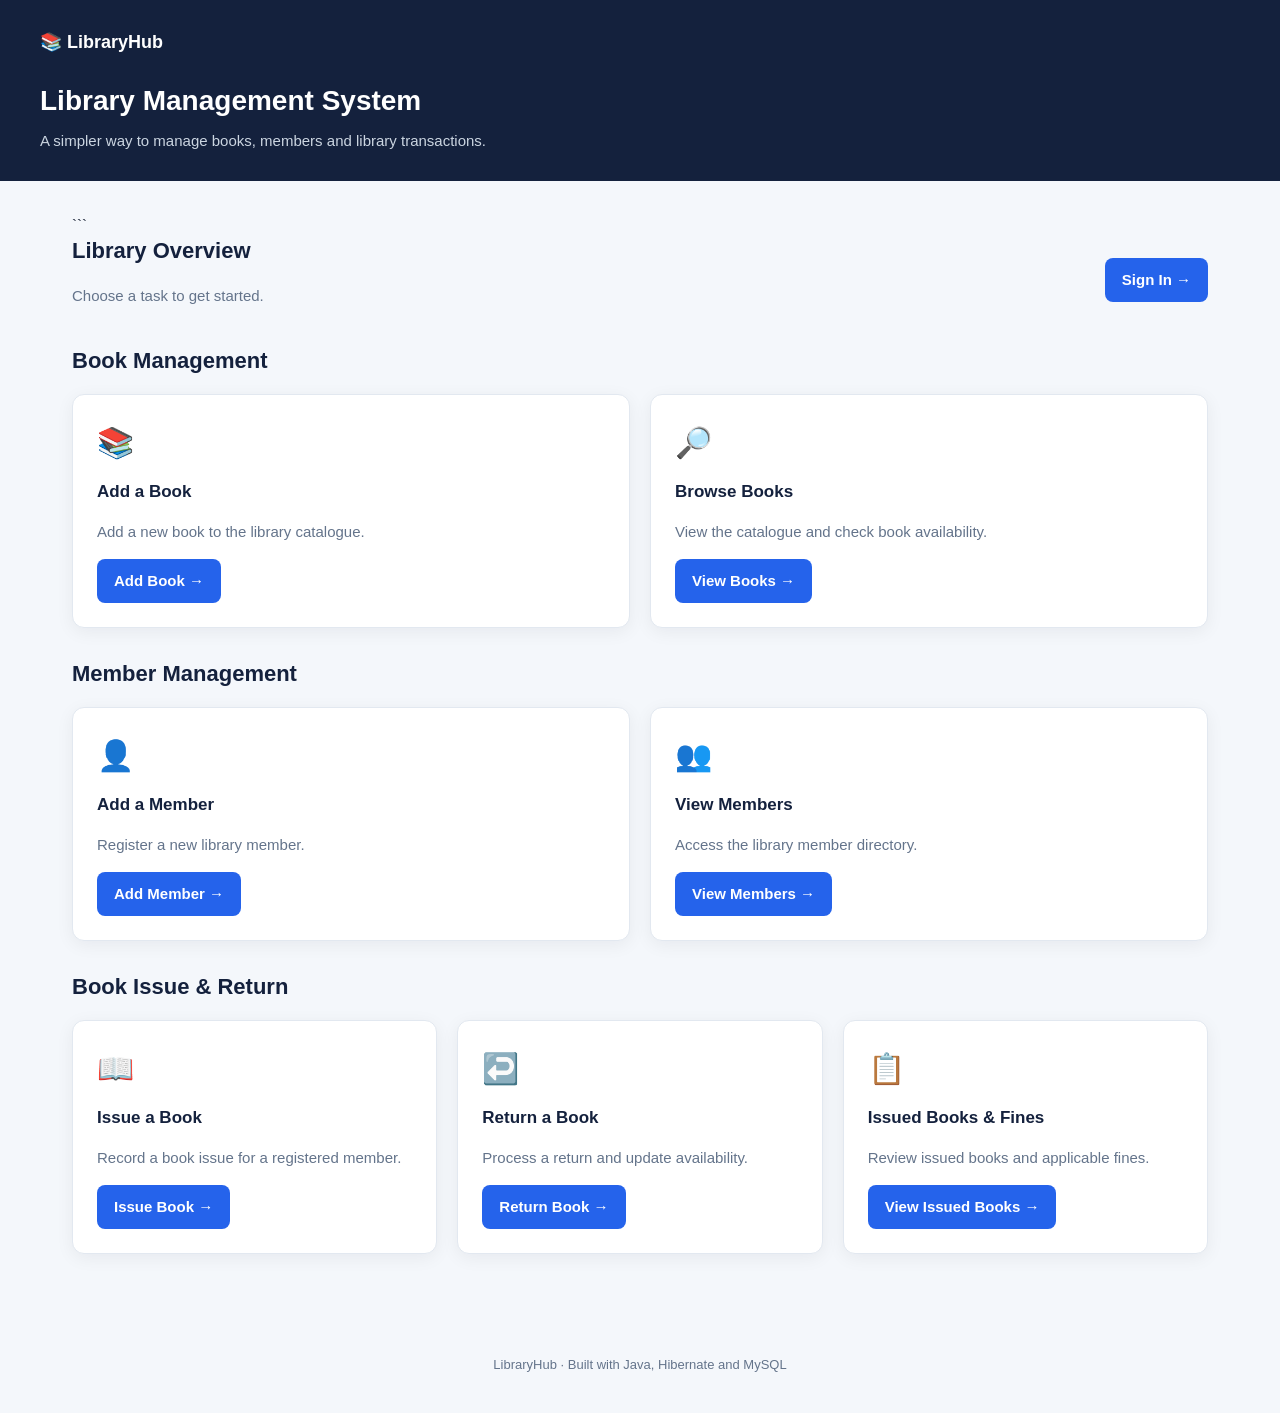
<file: src/main/webapp/index.html>
<!DOCTYPE html>

<html lang="en">
<head>
  <meta charset="UTF-8">
  <meta name="viewport" content="width=device-width, initial-scale=1.0">
  <meta name="description" content="LibraryHub Library Management System">
  <title>LibraryHub | Library Management System</title>
  <link rel="stylesheet" href="style.css">
</head>
<body>

<header style="background: #14213d; color: white; padding: 28px 20px;">
  <div style="max-width: 1200px; margin: auto;">
    <div style="font-size: 18px; font-weight: 750;">📚 LibraryHub</div>
    <h1 style="color: white; margin-top: 26px; margin-bottom: 10px;">
      Library Management System
    </h1>
    <p style="color: #cbd5e1; margin: 0;">
      A simpler way to manage books, members and library transactions.
    </p>
  </div>
</header>

<main class="page-container">

  ```
  <div class="page-header">
    <div>
      <h2>Library Overview</h2>
      <p>Choose a task to get started.</p>
    </div>
    <a href="login.html" class="button">Sign In →</a>
  </div>

  <section style="margin-bottom: 32px;">
    <h2>Book Management</h2>

    <div style="display: grid;
                grid-template-columns: repeat(auto-fit, minmax(230px, 1fr));
                gap: 20px;">

      <article class="card">
        <div style="font-size: 30px;">📚</div>
        <h3 style="margin-top: 14px;">Add a Book</h3>
        <p>Add a new book to the library catalogue.</p>
        <a href="add-book.html" class="button">Add Book →</a>
      </article>

      <article class="card">
        <div style="font-size: 30px;">🔎</div>
        <h3 style="margin-top: 14px;">Browse Books</h3>
        <p>View the catalogue and check book availability.</p>
        <a href="books" class="button">View Books →</a>
      </article>

    </div>
  </section>

  <section style="margin-bottom: 32px;">
    <h2>Member Management</h2>

    <div style="display: grid;
                grid-template-columns: repeat(auto-fit, minmax(230px, 1fr));
                gap: 20px;">

      <article class="card">
        <div style="font-size: 30px;">👤</div>
        <h3 style="margin-top: 14px;">Add a Member</h3>
        <p>Register a new library member.</p>
        <a href="add-member.html" class="button">Add Member →</a>
      </article>

      <article class="card">
        <div style="font-size: 30px;">👥</div>
        <h3 style="margin-top: 14px;">View Members</h3>
        <p>Access the library member directory.</p>
        <a href="members" class="button">View Members →</a>
      </article>

    </div>
  </section>

  <section style="margin-bottom: 32px;">
    <h2>Book Issue & Return</h2>

    <div style="display: grid;
                grid-template-columns: repeat(auto-fit, minmax(230px, 1fr));
                gap: 20px;">

      <article class="card">
        <div style="font-size: 30px;">📖</div>
        <h3 style="margin-top: 14px;">Issue a Book</h3>
        <p>Record a book issue for a registered member.</p>
        <a href="issue-book.html" class="button">Issue Book →</a>
      </article>

      <article class="card">
        <div style="font-size: 30px;">↩️</div>
        <h3 style="margin-top: 14px;">Return a Book</h3>
        <p>Process a return and update availability.</p>
        <a href="return-book.html" class="button">Return Book →</a>
      </article>

      <article class="card">
        <div style="font-size: 30px;">📋</div>
        <h3 style="margin-top: 14px;">Issued Books & Fines</h3>
        <p>Review issued books and applicable fines.</p>
        <a href="issue-book" class="button">View Issued Books →</a>
      </article>

    </div>
  </section>


</main>

<footer style="text-align: center; padding: 24px;">
  <p style="font-size: 13px;">
    LibraryHub · Built with Java, Hibernate and MySQL
  </p>
</footer>

</body>
</html>
</file>
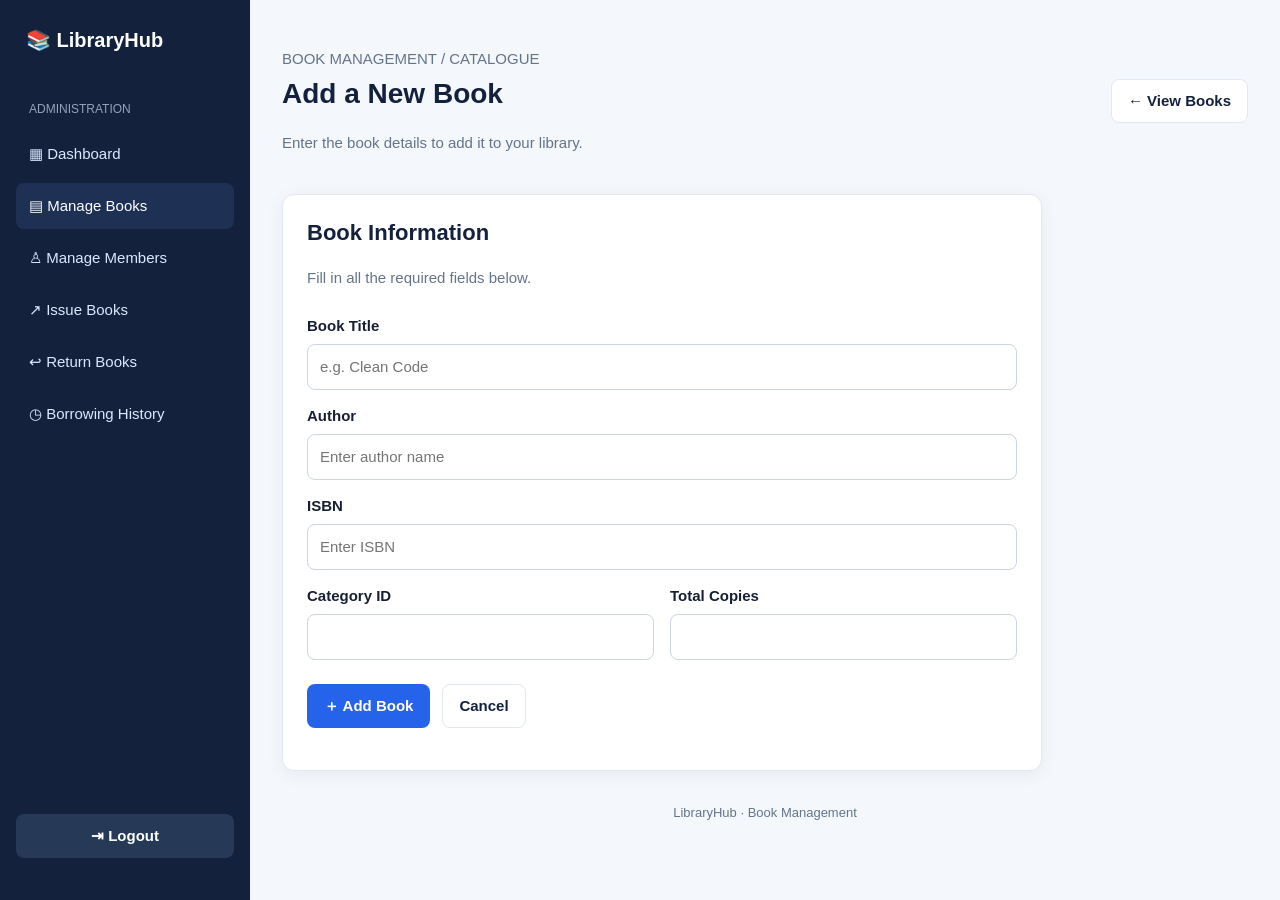
<file: src/main/webapp/add-book.html>
<!DOCTYPE html>

<html lang="en">
<head>
    <meta charset="UTF-8">
    <meta name="viewport" content="width=device-width, initial-scale=1.0">
    <title>Add Book | LibraryHub</title>
    <link rel="stylesheet" href="style.css">
</head>
<body>

<aside class="sidebar">
    <div class="sidebar-brand">📚 LibraryHub</div>
    <p style="color: #94a3b8; padding-left: 13px; font-size: 12px;">
        ADMINISTRATION
    </p>
    <a href="admin-dashboard.html">▦ Dashboard</a>
    <a href="books" class="active">▤ Manage Books</a>
    <a href="members">♙ Manage Members</a>
    <a href="issue-book">↗ Issue Books</a>
    <a href="return-book">↩ Return Books</a>
    <a href="borrowing-history">◷ Borrowing History</a>


    <div style="margin-top: auto;">
        <form action="logout" method="post">
            <button type="submit" style="width: 100%; background: #263957;">
                ⇥ Logout
            </button>
        </form>
    </div>


</aside>

<main class="main-content">
    <div class="page-container">


        <div class="page-header">
            <div>
                <p style="margin-bottom: 5px;">BOOK MANAGEMENT / CATALOGUE</p>
                <h1>Add a New Book</h1>
                <p>Enter the book details to add it to your library.</p>
            </div>
            <a href="books" class="button"
               style="background: white; color: var(--navy);
                  border-color: var(--border);">
                ← View Books
            </a>
        </div>

        <section class="card" style="max-width: 760px;">
            <div style="margin-bottom: 24px;">
                <h2>Book Information</h2>
                <p>Fill in all the required fields below.</p>
            </div>

            <form action="add-book" method="post">

                <label for="title">Book Title</label>
                <input
                        type="text"
                        id="title"
                        name="title"
                        placeholder="e.g. Clean Code"
                        maxlength="255"
                        required
                >

                <label for="author">Author</label>
                <input
                        type="text"
                        id="author"
                        name="author"
                        placeholder="Enter author name"
                        maxlength="255"
                        required
                >

                <label for="isbn">ISBN</label>
                <input
                        type="text"
                        id="isbn"
                        name="isbn"
                        placeholder="Enter ISBN"
                        maxlength="50"
                        required
                >

                <div style="display: grid;
                        grid-template-columns: repeat(auto-fit, minmax(200px, 1fr));
                        gap: 16px;">

                    <div>
                        <label for="categoryId">Category ID</label>
                        <input
                                type="number"
                                id="categoryId"
                                name="categoryId"
                                min="1"
                                required
                        >
                    </div>

                    <div>
                        <label for="totalCopies">Total Copies</label>
                        <input
                                type="number"
                                id="totalCopies"
                                name="totalCopies"
                                min="1"
                                required
                        >
                    </div>

                </div>

                <div style="display: flex; gap: 12px; flex-wrap: wrap;
                        margin-top: 10px;">
                    <button type="submit">＋ Add Book</button>
                    <a href="admin-dashboard.html" class="button"
                       style="background: white; color: var(--navy);
                          border-color: var(--border);">
                        Cancel
                    </a>
                </div>

            </form>
        </section>

        <footer style="margin-top: 32px; text-align: center;">
            <p style="font-size: 13px;">LibraryHub · Book Management</p>
        </footer>

    </div>


</main>

</body>
</html>
</file>
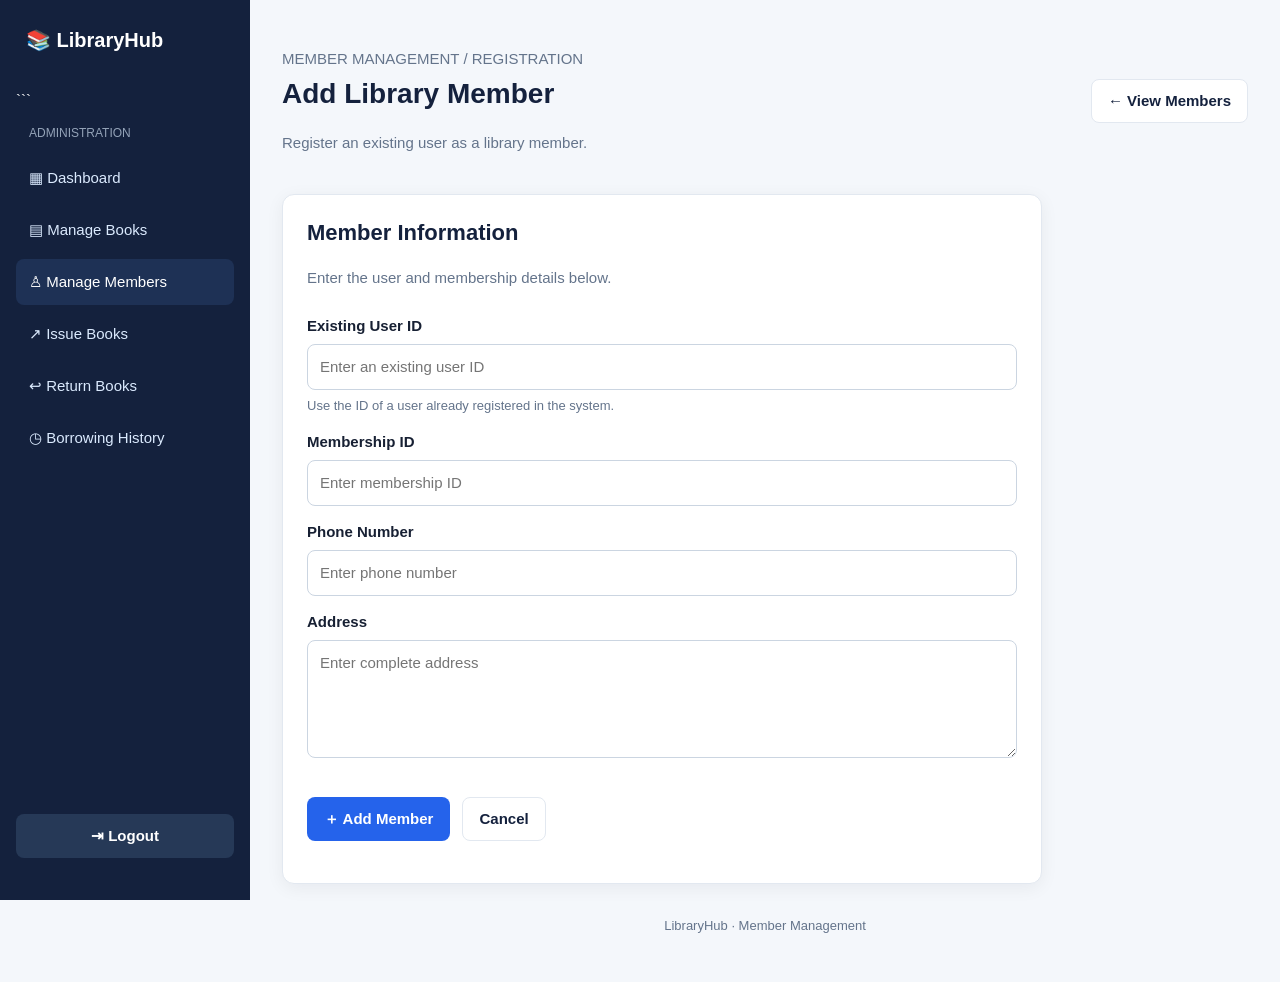
<file: src/main/webapp/add-member.html>
<!DOCTYPE html>

<html lang="en">
<head>
    <meta charset="UTF-8">
    <meta name="viewport" content="width=device-width, initial-scale=1.0">
    <title>Add Member | LibraryHub</title>
    <link rel="stylesheet" href="style.css">
</head>
<body>

<aside class="sidebar">
    <div class="sidebar-brand">📚 LibraryHub</div>

    ```
    <p style="color: #94a3b8; padding-left: 13px; font-size: 12px;">
        ADMINISTRATION
    </p>

    <a href="admin-dashboard.html">▦ Dashboard</a>
    <a href="books">▤ Manage Books</a>
    <a href="members" class="active">♙ Manage Members</a>
    <a href="issue-book">↗ Issue Books</a>
    <a href="return-book">↩ Return Books</a>
    <a href="borrowing-history">◷ Borrowing History</a>

    <div style="margin-top: auto;">
        <form action="logout" method="post">
            <button type="submit" style="width: 100%; background: #263957;">
                ⇥ Logout
            </button>
        </form>
    </div>


</aside>

<main class="main-content">
    <div class="page-container">

        <header class="page-header">
            <div>
                <p style="margin-bottom: 5px;">MEMBER MANAGEMENT / REGISTRATION</p>
                <h1>Add Library Member</h1>
                <p>Register an existing user as a library member.</p>
            </div>

            <a href="members" class="button"
               style="background: white; color: var(--navy);
                  border-color: var(--border);">
                ← View Members
            </a>
        </header>

        <section class="card" style="max-width: 760px;">

            <div style="margin-bottom: 24px;">
                <h2>Member Information</h2>
                <p>Enter the user and membership details below.</p>
            </div>

            <form action="add-member" method="post">

                <label for="userId">Existing User ID</label>
                <input
                        type="number"
                        id="userId"
                        name="userId"
                        min="1"
                        placeholder="Enter an existing user ID"
                        required
                >
                <p style="font-size: 13px; margin-top: -8px;">
                    Use the ID of a user already registered in the system.
                </p>

                <label for="membershipId">Membership ID</label>
                <input
                        type="text"
                        id="membershipId"
                        name="membershipId"
                        placeholder="Enter membership ID"
                        maxlength="50"
                        required
                >

                <label for="phone">Phone Number</label>
                <input
                        type="tel"
                        id="phone"
                        name="phone"
                        placeholder="Enter phone number"
                        autocomplete="tel"
                        maxlength="20"
                        required
                >

                <label for="address">Address</label>
                <textarea
                        id="address"
                        name="address"
                        rows="4"
                        placeholder="Enter complete address"
                        maxlength="500"
                        required
                ></textarea>

                <div style="display: flex; gap: 12px; flex-wrap: wrap;
                        margin-top: 18px;">
                    <button type="submit">＋ Add Member</button>

                    <a href="admin-dashboard.html" class="button"
                       style="background: white; color: var(--navy);
                          border-color: var(--border);">
                        Cancel
                    </a>
                </div>

            </form>
        </section>

        <footer style="margin-top: 32px; text-align: center;">
            <p style="font-size: 13px;">LibraryHub · Member Management</p>
        </footer>

    </div>


</main>

</body>
</html>
</file>
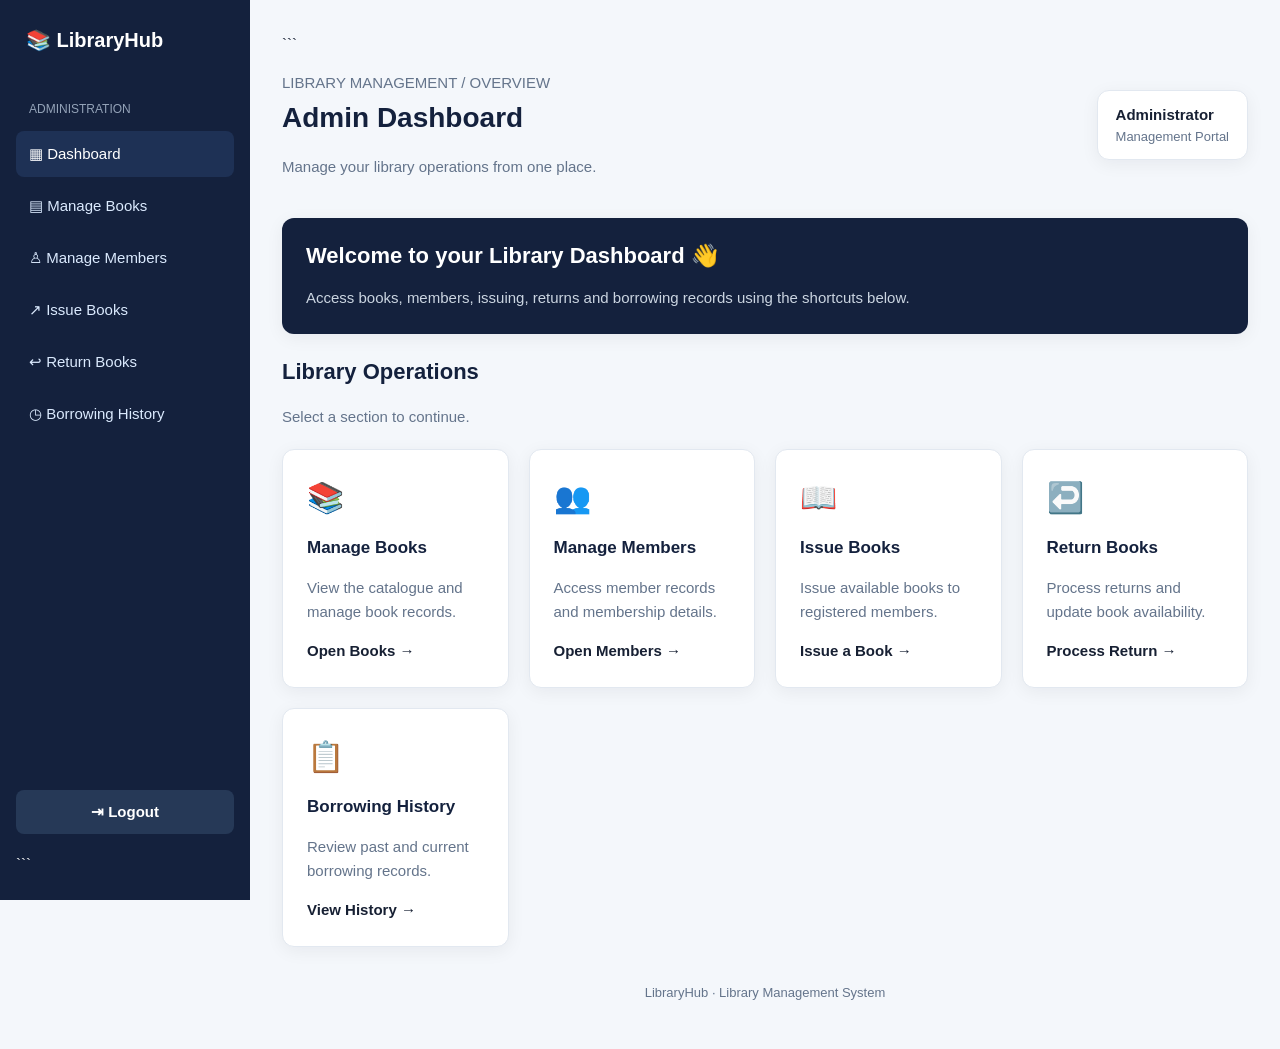
<file: src/main/webapp/admin-dashboard.html>
<!DOCTYPE html>

<html lang="en">
<head>
    <meta charset="UTF-8">
    <meta name="viewport" content="width=device-width, initial-scale=1.0">
    <title>Admin Dashboard | Library Management System</title>
    <link rel="stylesheet" href="style.css">
</head>
<body>

<aside class="sidebar">
    <div class="sidebar-brand">📚 LibraryHub</div>


    <p style="color: #94a3b8; padding-left: 13px; font-size: 12px;">
        ADMINISTRATION
    </p>

    <a href="admin-dashboard.html" class="active">▦ Dashboard</a>
    <a href="books">▤ Manage Books</a>
    <a href="members">♙ Manage Members</a>
    <a href="issue-book">↗ Issue Books</a>
    <a href="return-book">↩ Return Books</a>
    <a href="borrowing-history">◷ Borrowing History</a>

    <div style="margin-top: auto;">
        <form action="logout" method="post">
            <button type="submit"
                    style="width: 100%; background: #263957;">
                ⇥ Logout
            </button>
        </form>
    </div>
    ```

</aside>

<main class="main-content">
    <div class="page-container">

        ```
        <header class="page-header">
            <div>
                <p style="margin-bottom: 5px;">LIBRARY MANAGEMENT / OVERVIEW</p>
                <h1>Admin Dashboard</h1>
                <p>Manage your library operations from one place.</p>
            </div>

            <div class="card" style="padding: 12px 18px;">
                <strong>Administrator</strong>
                <div class="muted" style="font-size: 13px;">Management Portal</div>
            </div>
        </header>

        <section class="card" style="margin-bottom: 24px;
                                  background: #14213d;
                                  color: white;
                                  border: none;">
            <h2 style="color: white; margin-bottom: 8px;">
                Welcome to your Library Dashboard 👋
            </h2>
            <p style="color: #cbd5e1; margin-bottom: 0;">
                Access books, members, issuing, returns and borrowing records
                using the shortcuts below.
            </p>
        </section>

        <h2>Library Operations</h2>
        <p>Select a section to continue.</p>

        <section style="display: grid;
                    grid-template-columns: repeat(auto-fit, minmax(220px, 1fr));
                    gap: 20px;
                    margin-top: 20px;">

            <a href="books" style="color: inherit;">
                <div class="card" style="height: 100%;">
                    <div style="font-size: 30px;">📚</div>
                    <h3 style="margin-top: 15px;">Manage Books</h3>
                    <p>View the catalogue and manage book records.</p>
                    <strong>Open Books →</strong>
                </div>
            </a>

            <a href="members" style="color: inherit;">
                <div class="card" style="height: 100%;">
                    <div style="font-size: 30px;">👥</div>
                    <h3 style="margin-top: 15px;">Manage Members</h3>
                    <p>Access member records and membership details.</p>
                    <strong>Open Members →</strong>
                </div>
            </a>

            <a href="issue-book" style="color: inherit;">
                <div class="card" style="height: 100%;">
                    <div style="font-size: 30px;">📖</div>
                    <h3 style="margin-top: 15px;">Issue Books</h3>
                    <p>Issue available books to registered members.</p>
                    <strong>Issue a Book →</strong>
                </div>
            </a>

            <a href="return-book" style="color: inherit;">
                <div class="card" style="height: 100%;">
                    <div style="font-size: 30px;">↩️</div>
                    <h3 style="margin-top: 15px;">Return Books</h3>
                    <p>Process returns and update book availability.</p>
                    <strong>Process Return →</strong>
                </div>
            </a>

            <a href="borrowing-history" style="color: inherit;">
                <div class="card" style="height: 100%;">
                    <div style="font-size: 30px;">📋</div>
                    <h3 style="margin-top: 15px;">Borrowing History</h3>
                    <p>Review past and current borrowing records.</p>
                    <strong>View History →</strong>
                </div>
            </a>

        </section>

        <footer style="margin-top: 36px; text-align: center;">
            <p style="font-size: 13px;">
                LibraryHub · Library Management System
            </p>
        </footer>

    </div>

</main>

</body>
</html>
</file>
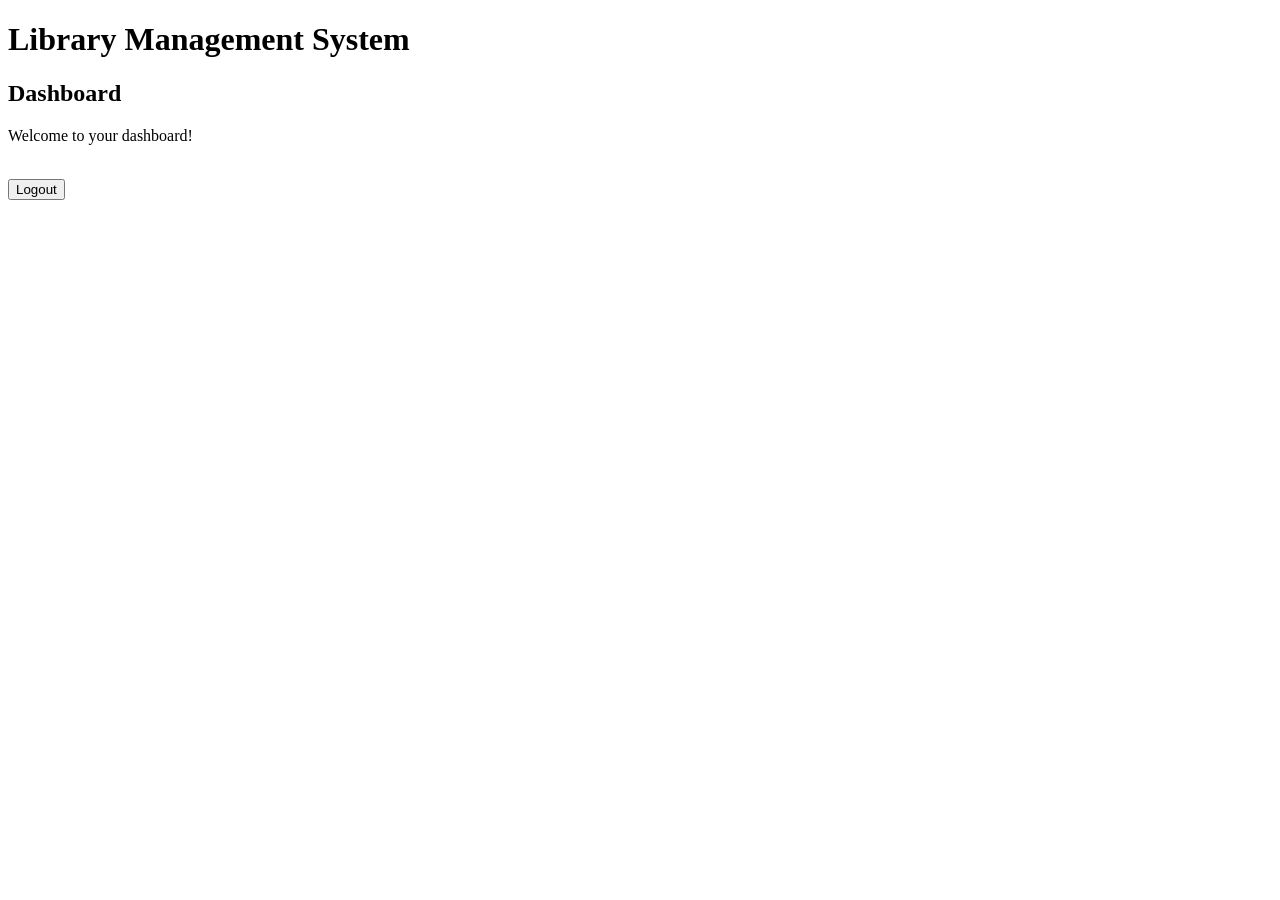
<file: src/main/webapp/dashboard.html>
<!DOCTYPE html>
<html>
<head>
  <title>Library Dashboard</title>
</head>

<body>

<h1>Library Management System</h1>

<h2>Dashboard</h2>

<p>Welcome to your dashboard!</p>

<br>

<form action="logout" method="post">
  <button type="submit">Logout</button>
</form>

</body>
</html>
</file>
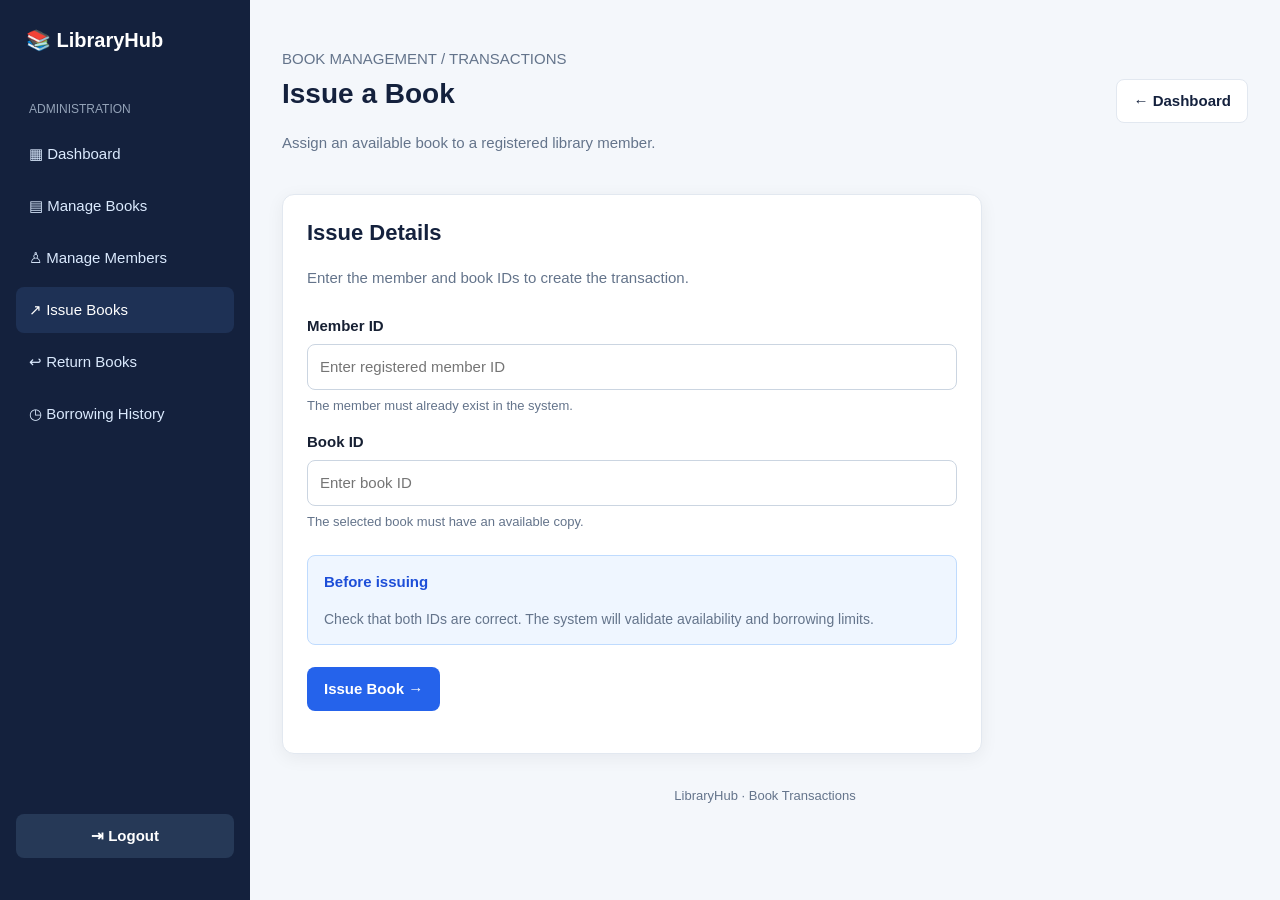
<file: src/main/webapp/issue-book.html>
<!DOCTYPE html>

<html lang="en">
<head>
  <meta charset="UTF-8">
  <meta name="viewport" content="width=device-width, initial-scale=1.0">
  <title>Issue Book | LibraryHub</title>
  <link rel="stylesheet" href="style.css">
</head>
<body>

<aside class="sidebar">
  <div class="sidebar-brand">📚 LibraryHub</div>


  <p style="color: #94a3b8; padding-left: 13px; font-size: 12px;">
    ADMINISTRATION
  </p>

  <a href="admin-dashboard.html">▦ Dashboard</a>
  <a href="books">▤ Manage Books</a>
  <a href="members">♙ Manage Members</a>
  <a href="issue-book" class="active">↗ Issue Books</a>
  <a href="return-book">↩ Return Books</a>
  <a href="borrowing-history">◷ Borrowing History</a>

  <div style="margin-top: auto;">
    <form action="logout" method="post">
      <button type="submit" style="width: 100%; background: #263957;">
        ⇥ Logout
      </button>
    </form>
  </div>


</aside>

<main class="main-content">
  <div class="page-container">


    <header class="page-header">
      <div>
        <p style="margin-bottom: 5px;">BOOK MANAGEMENT / TRANSACTIONS</p>
        <h1>Issue a Book</h1>
        <p>Assign an available book to a registered library member.</p>
      </div>

      <a href="admin-dashboard.html" class="button"
         style="background: white; color: var(--navy);
                  border-color: var(--border);">
        ← Dashboard
      </a>
    </header>

    <section class="card" style="max-width: 700px;">

      <div style="margin-bottom: 24px;">
        <h2>Issue Details</h2>
        <p>Enter the member and book IDs to create the transaction.</p>
      </div>

      <form action="issue-book" method="post">

        <label for="memberId">Member ID</label>
        <input
                type="number"
                id="memberId"
                name="memberId"
                min="1"
                placeholder="Enter registered member ID"
                required
        >
        <p style="font-size: 13px; margin-top: -8px;">
          The member must already exist in the system.
        </p>

        <label for="bookId">Book ID</label>
        <input
                type="number"
                id="bookId"
                name="bookId"
                min="1"
                placeholder="Enter book ID"
                required
        >
        <p style="font-size: 13px; margin-top: -8px;">
          The selected book must have an available copy.
        </p>

        <div style="padding: 14px 16px; margin: 22px 0;
                        background: #eff6ff;
                        border: 1px solid #bfdbfe;
                        border-radius: 8px;">
          <strong style="color: #1d4ed8;">Before issuing</strong>
          <p style="margin-bottom: 0; font-size: 14px;">
            Check that both IDs are correct. The system will
            validate availability and borrowing limits.
          </p>
        </div>

        <button type="submit">Issue Book →</button>

      </form>

    </section>

    <footer style="margin-top: 32px; text-align: center;">
      <p style="font-size: 13px;">LibraryHub · Book Transactions</p>
    </footer>

  </div>


</main>

</body>
</html>
</file>
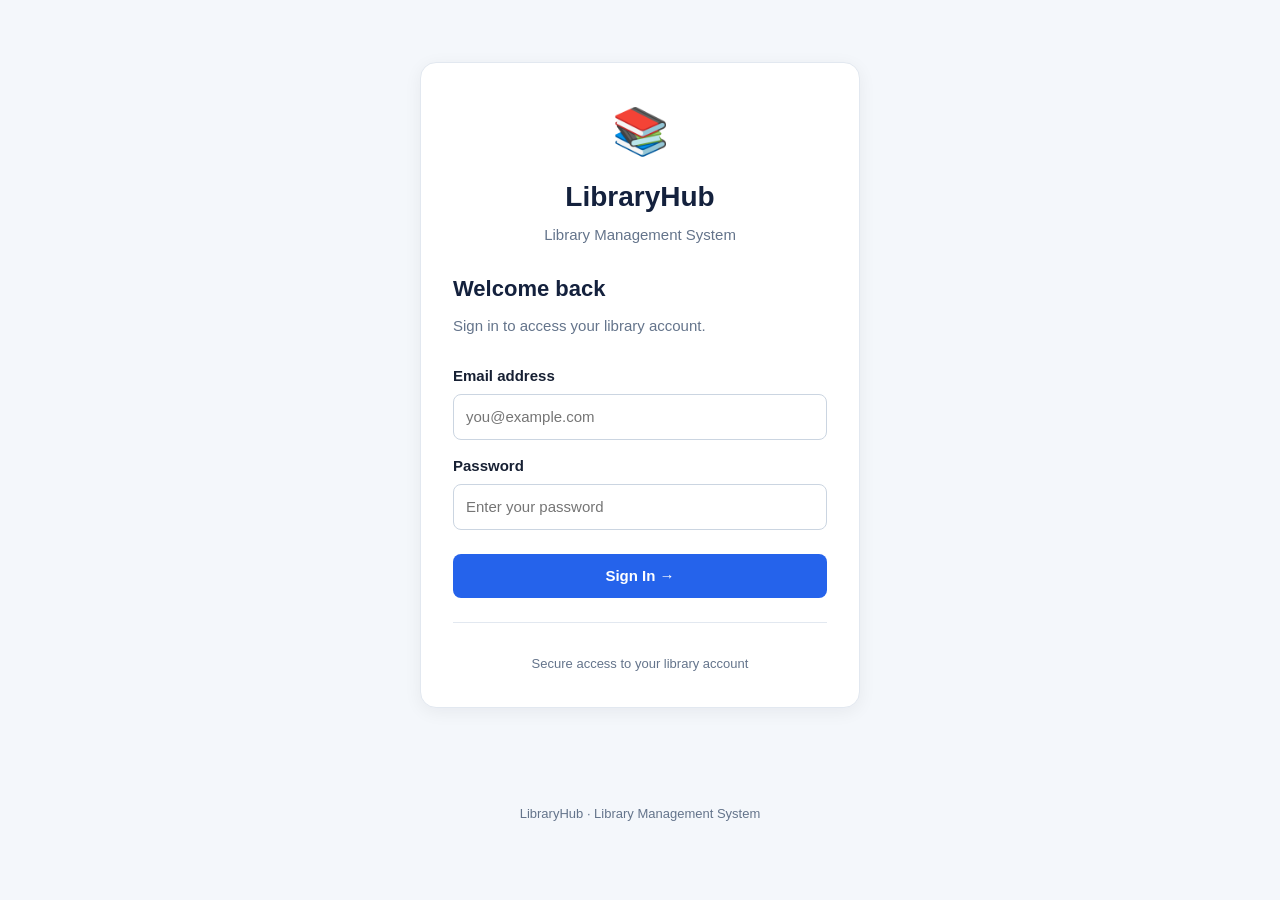
<file: src/main/webapp/login.html>
<!DOCTYPE html>

<html lang="en">
<head>
  <meta charset="UTF-8">
  <meta name="viewport" content="width=device-width, initial-scale=1.0">
  <title>Login | LibraryHub</title>
  <link rel="stylesheet" href="style.css">
</head>
<body>

<main class="auth-container">

  <section class="auth-card">

    <div style="text-align: center; margin-bottom: 28px;">
      <div style="font-size: 46px; margin-bottom: 10px;">📚</div>
      <h1 style="margin-bottom: 8px;">LibraryHub</h1>
      <p style="margin-top: 0;">Library Management System</p>
    </div>

    <h2>Welcome back</h2>
    <p style="margin-top: -8px; margin-bottom: 26px;">
      Sign in to access your library account.
    </p>

    <form action="login" method="post">

      <label for="email">Email address</label>
      <input
              type="email"
              id="email"
              name="email"
              placeholder="you@example.com"
              autocomplete="username"
              required
      >

      <label for="password">Password</label>
      <input
              type="password"
              id="password"
              name="password"
              placeholder="Enter your password"
              autocomplete="current-password"
              required
      >

      <button type="submit" style="width: 100%; margin-top: 10px;">
        Sign In →
      </button>

    </form>

    <div style="margin-top: 24px; padding-top: 18px;
                border-top: 1px solid var(--border);
                text-align: center;">
      <p style="font-size: 13px; margin-bottom: 0;">
        Secure access to your library account
      </p>
    </div>

  </section>

  <p style="font-size: 13px; margin-top: 20px; text-align: center;">
    LibraryHub · Library Management System
  </p>


</main>

</body>
</html>
</file>
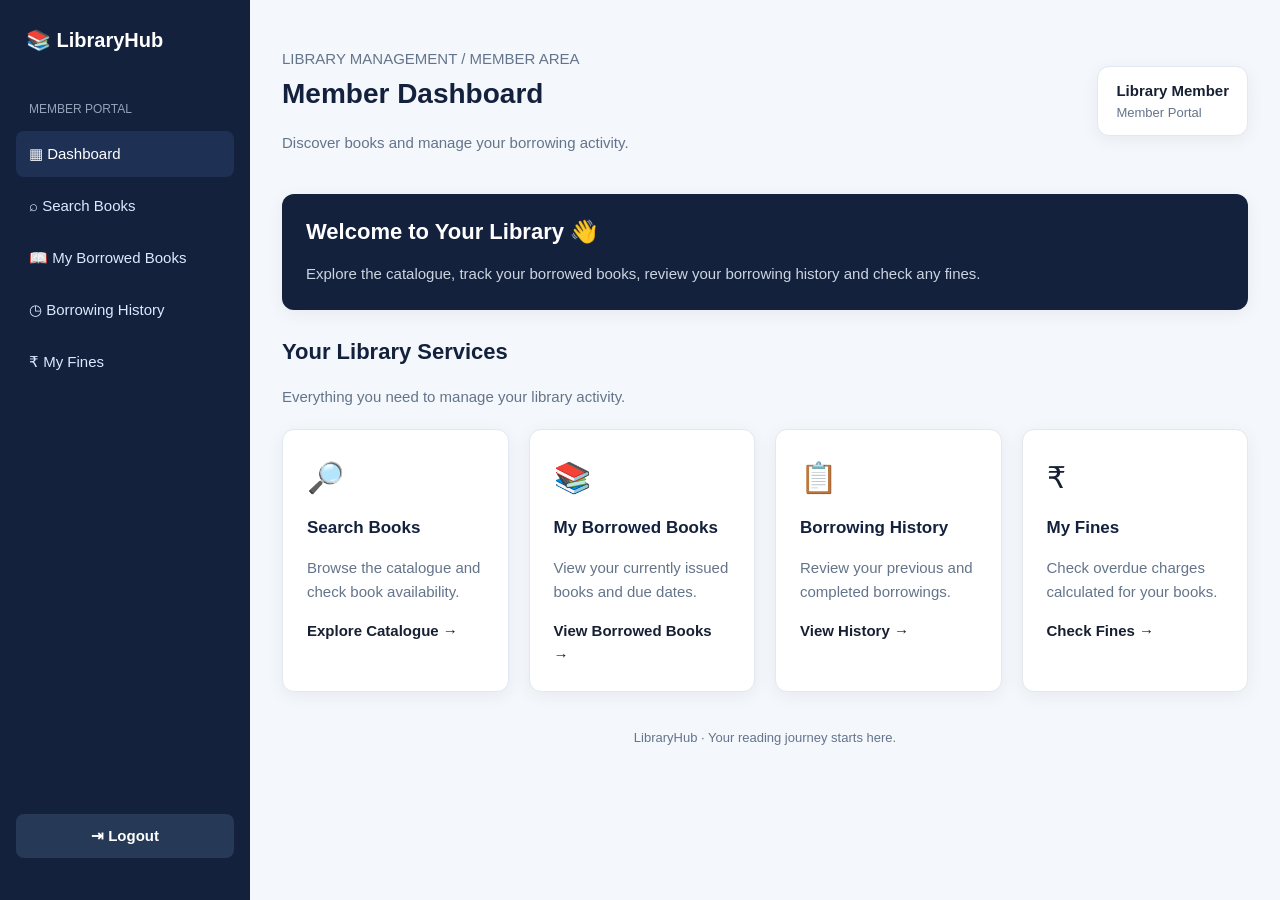
<file: src/main/webapp/member-dashboard.html>
<!DOCTYPE html>

<html lang="en">
<head>
    <meta charset="UTF-8">
    <meta name="viewport" content="width=device-width, initial-scale=1.0">
    <title>Member Dashboard | Library Management System</title>
    <link rel="stylesheet" href="style.css">
</head>
<body>

<aside class="sidebar">
    <div class="sidebar-brand">📚 LibraryHub</div>


    <p style="color: #94a3b8; padding-left: 13px; font-size: 12px;">
        MEMBER PORTAL
    </p>

    <a href="member-dashboard.html" class="active">▦ Dashboard</a>
    <a href="books">⌕ Search Books</a>
    <a href="my-borrowed-books">📖 My Borrowed Books</a>
    <a href="my-borrowing-history">◷ Borrowing History</a>
    <a href="my-fines">₹ My Fines</a>

    <div style="margin-top: auto;">
        <form action="logout" method="post">
            <button type="submit"
                    style="width: 100%; background: #263957;">
                ⇥ Logout
            </button>
        </form>
    </div>


</aside>

<main class="main-content">
    <div class="page-container">


        <header class="page-header">
            <div>
                <p style="margin-bottom: 5px;">LIBRARY MANAGEMENT / MEMBER AREA</p>
                <h1>Member Dashboard</h1>
                <p>Discover books and manage your borrowing activity.</p>
            </div>

            <div class="card" style="padding: 12px 18px;">
                <strong>Library Member</strong>
                <div class="muted" style="font-size: 13px;">
                    Member Portal
                </div>
            </div>
        </header>

        <section class="card"
                 style="margin-bottom: 28px;
                    background: #14213d;
                    color: white;
                    border: none;">
            <h2 style="color: white; margin-bottom: 8px;">
                Welcome to Your Library 👋
            </h2>
            <p style="color: #cbd5e1; margin-bottom: 0;">
                Explore the catalogue, track your borrowed books,
                review your borrowing history and check any fines.
            </p>
        </section>

        <h2>Your Library Services</h2>
        <p>Everything you need to manage your library activity.</p>

        <section style="display: grid;
                    grid-template-columns: repeat(auto-fit, minmax(220px, 1fr));
                    gap: 20px;
                    margin-top: 20px;">

            <a href="books" style="color: inherit;">
                <div class="card" style="height: 100%;">
                    <div style="font-size: 30px;">🔎</div>
                    <h3 style="margin-top: 15px;">Search Books</h3>
                    <p>Browse the catalogue and check book availability.</p>
                    <strong>Explore Catalogue →</strong>
                </div>
            </a>

            <a href="my-borrowed-books" style="color: inherit;">
                <div class="card" style="height: 100%;">
                    <div style="font-size: 30px;">📚</div>
                    <h3 style="margin-top: 15px;">My Borrowed Books</h3>
                    <p>View your currently issued books and due dates.</p>
                    <strong>View Borrowed Books →</strong>
                </div>
            </a>

            <a href="my-borrowing-history" style="color: inherit;">
                <div class="card" style="height: 100%;">
                    <div style="font-size: 30px;">📋</div>
                    <h3 style="margin-top: 15px;">Borrowing History</h3>
                    <p>Review your previous and completed borrowings.</p>
                    <strong>View History →</strong>
                </div>
            </a>

            <a href="my-fines" style="color: inherit;">
                <div class="card" style="height: 100%;">
                    <div style="font-size: 30px;">₹</div>
                    <h3 style="margin-top: 15px;">My Fines</h3>
                    <p>Check overdue charges calculated for your books.</p>
                    <strong>Check Fines →</strong>
                </div>
            </a>

        </section>

        <footer style="margin-top: 36px; text-align: center;">
            <p style="font-size: 13px;">
                LibraryHub · Your reading journey starts here.
            </p>
        </footer>

    </div>


</main>

</body>
</html>
</file>
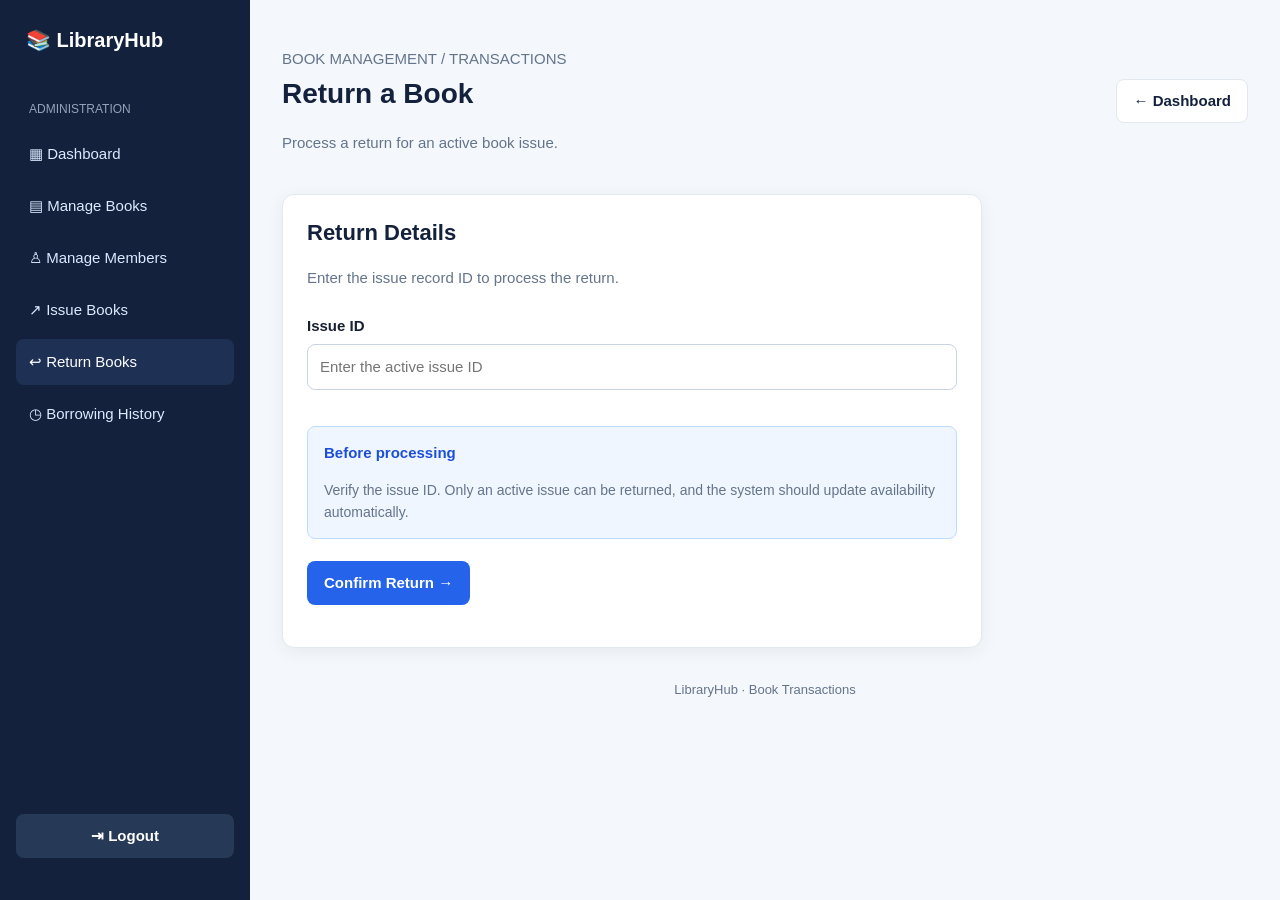
<file: src/main/webapp/return-book.html>
<!DOCTYPE html>

<html lang="en">
<head>
  <meta charset="UTF-8">
  <meta name="viewport" content="width=device-width, initial-scale=1.0">
  <title>Return Book | LibraryHub</title>
  <link rel="stylesheet" href="style.css">
</head>
<body>

<aside class="sidebar">
  <div class="sidebar-brand">📚 LibraryHub</div>


  <p style="color: #94a3b8; padding-left: 13px; font-size: 12px;">
    ADMINISTRATION
  </p>

  <a href="admin-dashboard.html">▦ Dashboard</a>
  <a href="books">▤ Manage Books</a>
  <a href="members">♙ Manage Members</a>
  <a href="issue-book">↗ Issue Books</a>
  <a href="return-book" class="active">↩ Return Books</a>
  <a href="borrowing-history">◷ Borrowing History</a>

  <div style="margin-top: auto;">
    <form action="logout" method="post">
      <button type="submit" style="width: 100%; background: #263957;">
        ⇥ Logout
      </button>
    </form>
  </div>


</aside>

<main class="main-content">
  <div class="page-container">


    <header class="page-header">
      <div>
        <p style="margin-bottom: 5px;">BOOK MANAGEMENT / TRANSACTIONS</p>
        <h1>Return a Book</h1>
        <p>Process a return for an active book issue.</p>
      </div>

      <a href="admin-dashboard.html" class="button"
         style="background: white; color: var(--navy);
                  border-color: var(--border);">
        ← Dashboard
      </a>
    </header>

    <section class="card" style="max-width: 700px;">

      <div style="margin-bottom: 24px;">
        <h2>Return Details</h2>
        <p>Enter the issue record ID to process the return.</p>
      </div>

      <form action="return-book" method="post">

        <label for="issueId">Issue ID</label>
        <input
                type="number"
                id="issueId"
                name="issueId"
                min="1"
                placeholder="Enter the active issue ID"
                required
        >

        <div style="padding: 14px 16px; margin: 22px 0;
                        background: #eff6ff;
                        border: 1px solid #bfdbfe;
                        border-radius: 8px;">
          <strong style="color: #1d4ed8;">Before processing</strong>
          <p style="margin-bottom: 0; font-size: 14px;">
            Verify the issue ID. Only an active issue can be
            returned, and the system should update availability
            automatically.
          </p>
        </div>

        <button type="submit">Confirm Return →</button>

      </form>

    </section>

    <footer style="margin-top: 32px; text-align: center;">
      <p style="font-size: 13px;">LibraryHub · Book Transactions</p>
    </footer>

  </div>

</main>

</body>
</html>
</file>
<file: src/main/webapp/style.css>
:root {
    --navy: #14213d;
    --navy-light: #1e3155;
    --blue: #2563eb;
    --blue-hover: #1d4ed8;
    --background: #f4f7fb;
    --surface: #ffffff;
    --text: #172033;
    --muted: #64748b;
    --border: #e2e8f0;
    --danger: #dc2626;
    --success: #15803d;
    --radius: 12px;
    --shadow: 0 4px 18px rgba(15, 23, 42, 0.06);
}

* {
    box-sizing: border-box;
}

body {
    margin: 0;
    font-family: -apple-system, BlinkMacSystemFont, "Segoe UI",
    Roboto, Arial, sans-serif;
    background: var(--background);
    color: var(--text);
    font-size: 15px;
    line-height: 1.6;
}

h1, h2, h3 {
    margin-top: 0;
    line-height: 1.3;
    color: var(--navy);
}

h1 {
    font-size: 28px;
    font-weight: 750;
}

h2 {
    font-size: 22px;
    font-weight: 700;
}

h3 {
    font-size: 17px;
    font-weight: 650;
}

p {
    color: var(--muted);
}

a {
    color: var(--blue);
    text-decoration: none;
}

a:hover {
    color: var(--blue-hover);
}

/* Buttons */

button,
.button {
    display: inline-flex;
    align-items: center;
    justify-content: center;
    gap: 8px;
    min-height: 40px;
    padding: 9px 16px;
    border: 1px solid transparent;
    border-radius: 8px;
    background: var(--blue);
    color: #ffffff;
    font: inherit;
    font-weight: 600;
    cursor: pointer;
    transition: background 0.2s ease, transform 0.2s ease;
}

button:hover,
.button:hover {
    background: var(--blue-hover);
    color: #ffffff;
}

button:focus-visible,
a:focus-visible,
input:focus-visible,
select:focus-visible,
textarea:focus-visible {
    outline: 3px solid rgba(37, 99, 235, 0.25);
    outline-offset: 2px;
}

button:active,
.button:active {
    transform: translateY(1px);
}

button.danger,
.button.danger {
    background: var(--danger);
}

/* Forms */

form {
    margin-bottom: 18px;
}

label {
    display: block;
    margin-bottom: 6px;
    font-weight: 600;
    color: var(--text);
}

input,
select,
textarea {
    width: 100%;
    min-height: 42px;
    padding: 10px 12px;
    border: 1px solid #cbd5e1;
    border-radius: 8px;
    background: #ffffff;
    color: var(--text);
    font: inherit;
    transition: border-color 0.2s ease, box-shadow 0.2s ease;
}

input:focus,
select:focus,
textarea:focus {
    border-color: var(--blue);
    box-shadow: 0 0 0 3px rgba(37, 99, 235, 0.10);
    outline: none;
}

form input,
form select,
form textarea {
    margin-bottom: 14px;
}

/* Cards and content */

.card {
    padding: 24px;
    border: 1px solid var(--border);
    border-radius: var(--radius);
    background: var(--surface);
    box-shadow: var(--shadow);
}

.page-container {
    width: min(1200px, 100%);
    margin: 0 auto;
    padding: 32px;
}

.page-header {
    display: flex;
    align-items: center;
    justify-content: space-between;
    gap: 16px;
    margin-bottom: 24px;
}

.muted {
    color: var(--muted);
}

/* Tables */

.table-wrapper {
    width: 100%;
    overflow-x: auto;
    border: 1px solid var(--border);
    border-radius: var(--radius);
    background: var(--surface);
}

table {
    width: 100%;
    border-collapse: collapse;
    background: var(--surface);
}

th,
td {
    padding: 14px 16px;
    border-bottom: 1px solid var(--border);
    text-align: left;
    vertical-align: middle;
}

th {
    background: #f8fafc;
    color: var(--navy);
    font-size: 13px;
    font-weight: 700;
    white-space: nowrap;
}

tbody tr:hover {
    background: #f8fbff;
}

tbody tr:last-child td {
    border-bottom: none;
}

/* Navigation and sidebar */

.sidebar {
    position: fixed;
    inset: 0 auto 0 0;
    z-index: 10;
    display: flex;
    flex-direction: column;
    width: 250px;
    padding: 24px 16px;
    background: var(--navy);
    color: #ffffff;
}

.sidebar-brand {
    margin: 0 10px 32px;
    color: #ffffff;
    font-size: 20px;
    font-weight: 750;
}

.sidebar a {
    display: block;
    margin-bottom: 6px;
    padding: 11px 13px;
    border-radius: 8px;
    color: #dbeafe;
    font-weight: 500;
}

.sidebar a:hover,
.sidebar a.active {
    background: var(--navy-light);
    color: #ffffff;
}

.main-content {
    min-height: 100vh;
    margin-left: 250px;
}

/* Login page */

.auth-container {
    display: grid;
    min-height: 100vh;
    place-items: center;
    padding: 24px;
}

.auth-card {
    width: min(440px, 100%);
    padding: 32px;
    border: 1px solid var(--border);
    border-radius: 16px;
    background: var(--surface);
    box-shadow: var(--shadow);
}

.auth-card h1 {
    margin-bottom: 8px;
}

.auth-card button {
    width: 100%;
}

/* Responsive layout */

@media (max-width: 768px) {
    .sidebar {
        position: static;
        width: 100%;
        padding: 16px;
    }

    .sidebar-brand {
    margin-bottom: 12px;
}

    .main-content {
        margin-left: 0;
    }

    .page-container {
        padding: 20px 16px;
    }

    .page-header {
        align-items: flex-start;
        flex-direction: column;
    }

    .card {
        padding: 18px;
    }

    h1 {
        font-size: 24px;
    }

    th,
    td {
        padding: 11px 12px;
    }

}
</file>
